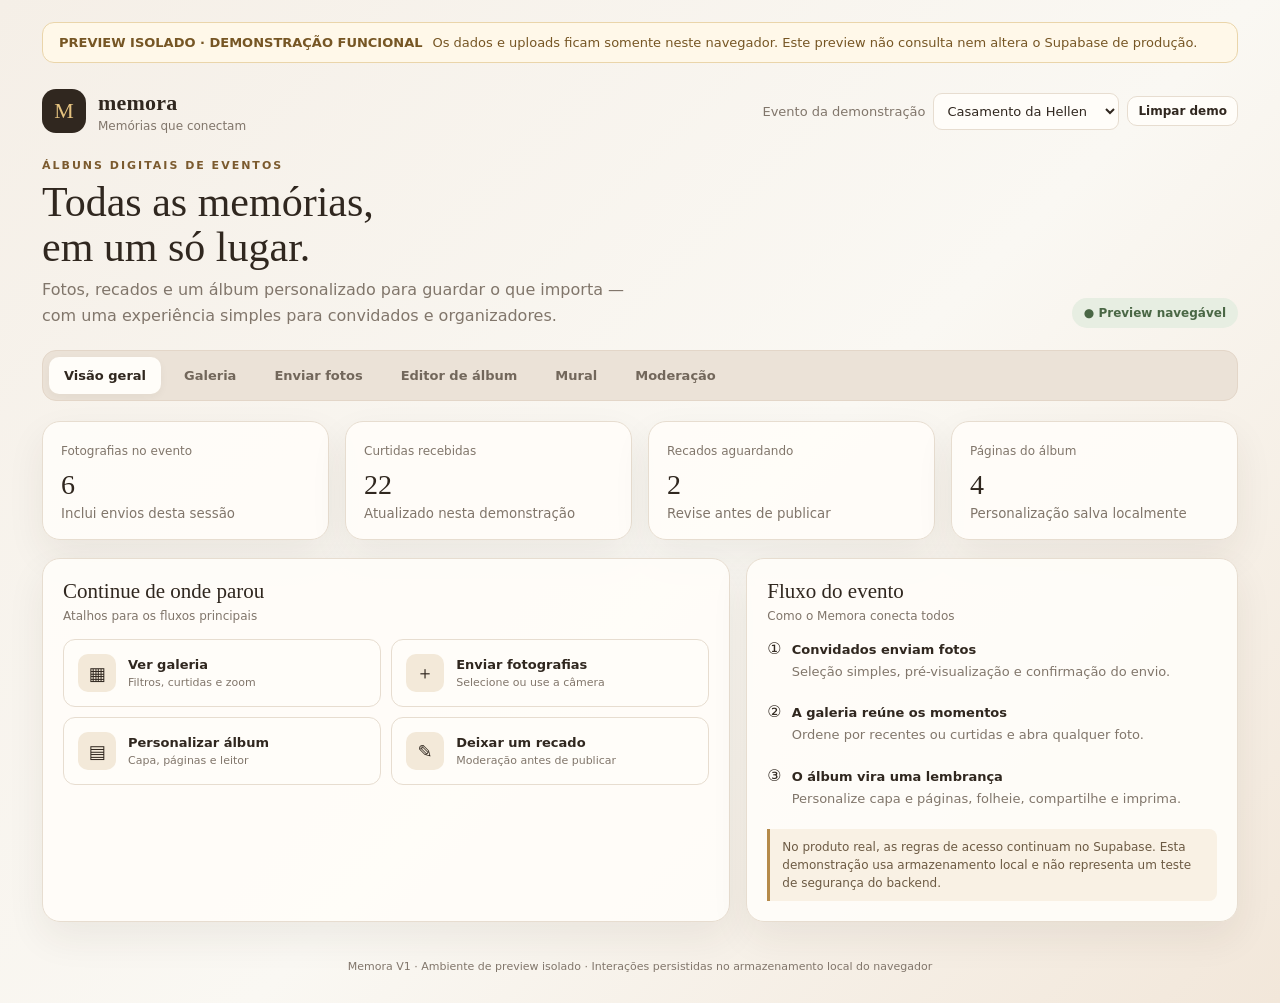
<file: preview.html>
<!doctype html>
<html lang="pt-BR">
<head>
<meta charset="utf-8">
<meta name="viewport" content="width=device-width,initial-scale=1">
<meta name="theme-color" content="#f7f1e8">
<title>Memora V1 · Preview funcional</title>
<style>
:root{--ink:#30271f;--muted:#81766b;--paper:#fbf8f3;--line:#e7ddd0;--gold:#b58a4a;--gold-dark:#7b5a2e;--sage:#dfe7dc;--rose:#f2e1da;--shadow:0 16px 38px #392b1b12;--radius:18px;font-family:Inter,ui-sans-serif,system-ui,-apple-system,BlinkMacSystemFont,"Segoe UI",sans-serif;color:var(--ink);background:#f4eee5}
*{box-sizing:border-box}body{margin:0;min-height:100vh;background:linear-gradient(135deg,#f5efe7,#faf8f3 55%,#f2e7da)}button,input,select,textarea{font:inherit}button{cursor:pointer}button:focus-visible,a:focus-visible,input:focus-visible,textarea:focus-visible,select:focus-visible{outline:3px solid #bd9559;outline-offset:3px}.shell{max-width:1240px;margin:auto;padding:22px}.warning{display:flex;align-items:center;gap:10px;background:#fff8e9;border:1px solid #ead5aa;padding:12px 16px;border-radius:12px;font-size:13px;color:#765624;margin-bottom:20px}.warning strong{white-space:nowrap}.topbar{display:flex;align-items:center;justify-content:space-between;gap:18px;padding:6px 0 22px}.brand{display:flex;align-items:center;gap:12px}.logo{width:44px;height:44px;display:grid;place-items:center;background:var(--ink);color:#e4c27f;border-radius:14px;font-family:Georgia,serif;font-size:22px}.brand h1{font:600 22px Georgia,serif;margin:0;letter-spacing:.2px}.brand p{margin:3px 0 0;color:var(--muted);font-size:12px}.event-picker{display:flex;gap:8px;align-items:center;color:var(--muted);font-size:13px}.event-picker select{border:1px solid var(--line);border-radius:9px;padding:9px;background:#fffdf9;color:var(--ink)}.hero{display:flex;justify-content:space-between;align-items:flex-end;gap:22px;margin:4px 0 22px}.eyebrow{font-size:11px;text-transform:uppercase;letter-spacing:2px;color:var(--gold-dark);font-weight:750}.hero h2{font:500 clamp(28px,4vw,42px)/1.06 Georgia,serif;margin:8px 0}.hero p{color:var(--muted);max-width:610px;margin:0;line-height:1.6}.pill{padding:8px 12px;border-radius:100px;background:#e7eee2;color:#4a6745;font-size:12px;font-weight:700;white-space:nowrap}.nav{display:flex;gap:8px;overflow:auto;padding:6px;margin:0 0 20px;background:#ebe2d7;border:1px solid #e3d6c8;border-radius:14px}.nav button{border:0;border-radius:10px;padding:11px 15px;background:transparent;color:#72675b;white-space:nowrap;font-size:13px;font-weight:650}.nav button.active{background:#fffdf9;color:var(--ink);box-shadow:0 3px 8px #3325140b}.grid{display:grid;gap:16px}.stats{grid-template-columns:repeat(4,minmax(0,1fr));margin-bottom:18px}.stat,.panel{background:rgba(255,253,249,.94);border:1px solid var(--line);border-radius:var(--radius);box-shadow:var(--shadow)}.stat{padding:18px}.stat .label{font-size:12px;color:var(--muted)}.stat strong{display:block;font:500 28px Georgia,serif;margin-top:10px}.stat small{display:block;color:var(--muted);margin-top:5px}.main-grid{grid-template-columns:1.4fr 1fr}.panel{padding:20px;margin-bottom:16px}.panel-head{display:flex;align-items:center;justify-content:space-between;gap:14px;margin-bottom:16px}.panel h3{margin:0;font:500 21px Georgia,serif}.panel-head p{margin:5px 0 0;font-size:12px;color:var(--muted)}.btn{display:inline-flex;justify-content:center;align-items:center;gap:7px;border:1px solid #c8a368;border-radius:10px;padding:10px 14px;background:var(--ink);color:#fff9ed;font-size:13px;font-weight:700}.btn.gold{background:#c5a064;border-color:#b18b50;color:#24190e}.btn.light{background:#fffdf9;color:var(--ink);border-color:var(--line)}.btn.danger{background:#fff4f0;color:#8c3226;border-color:#efc6bd}.btn.small{padding:7px 10px;font-size:12px}.btn:disabled{opacity:.5;cursor:not-allowed}.row{display:flex;gap:10px;align-items:center;flex-wrap:wrap}.quick-actions{display:grid;grid-template-columns:repeat(2,minmax(0,1fr));gap:10px}.action-tile{display:flex;align-items:center;gap:12px;text-align:left;border:1px solid var(--line);border-radius:12px;padding:14px;background:#fffdf9;color:var(--ink)}.action-tile .icon{width:38px;height:38px;display:grid;place-items:center;background:#f3e9d9;border-radius:10px;font-size:18px}.action-tile strong{display:block;font-size:13px}.action-tile small{display:block;color:var(--muted);font-size:11px;margin-top:4px}.status{min-height:22px;color:var(--muted);font-size:13px;margin:10px 0 0}.field{display:grid;gap:6px;margin:12px 0}.field label{font-size:12px;color:#695d50;font-weight:700}.field input,.field textarea,.field select{width:100%;padding:11px 12px;border:1px solid #ded1c2;border-radius:10px;background:#fffefa;color:var(--ink)}.field textarea{resize:vertical;min-height:90px}.field input[type=color]{height:42px;padding:5px}.muted{color:var(--muted);font-size:13px;line-height:1.55}.gallery-tools{display:flex;justify-content:space-between;gap:12px;flex-wrap:wrap;margin-bottom:16px}.filters{display:flex;gap:6px;flex-wrap:wrap}.filters button{border:1px solid var(--line);border-radius:100px;padding:8px 12px;background:#fffdf9;color:var(--muted);font-size:12px}.filters button.active{background:var(--ink);color:#fff7eb;border-color:var(--ink)}.photo-grid{display:grid;grid-template-columns:repeat(3,minmax(0,1fr));gap:12px}.photo-card{border:1px solid var(--line);border-radius:13px;overflow:hidden;background:#fff}.photo-art{position:relative;width:100%;aspect-ratio:4/3;border:0;padding:0;background:linear-gradient(145deg,#dfc3a5,#7f9480);overflow:hidden;display:grid;place-items:center}.photo-art img{width:100%;height:100%;object-fit:cover;display:block}.photo-art .sample-scene{position:absolute;inset:0;background:radial-gradient(ellipse at 76% 17%,#f6e3bd 0 7%,transparent 7.5%),linear-gradient(165deg,transparent 0 49%,#839a7d 50% 75%,#566e57 76%);}.photo-art .sample-scene:before{content:"";position:absolute;left:10%;right:10%;bottom:20%;height:35%;background:linear-gradient(90deg,#b7816c,#e5c7a4,#7d8d7d);clip-path:polygon(0 100%,4% 25%,16% 12%,24% 60%,40% 3%,55% 38%,69% 0,78% 35%,100% 25%,100% 100%)}.photo-card-footer{padding:10px 12px;display:flex;align-items:center;justify-content:space-between;gap:8px;font-size:12px}.photo-name{overflow:hidden;text-overflow:ellipsis;white-space:nowrap;color:#6e6256}.like{border:1px solid #edcfc8;color:#914e43;background:#fff5f2;border-radius:100px;padding:6px 9px;font-size:12px}.like.liked{background:#a95649;color:#fff;border-color:#a95649}.empty{padding:34px 18px;text-align:center;border:1px dashed #d8c8b5;border-radius:12px;color:var(--muted);line-height:1.6}.upload-zone{border:1.5px dashed #d2b98e;border-radius:14px;background:#fffaf1;padding:22px;text-align:center}.upload-zone strong{display:block;font:500 22px Georgia,serif}.upload-zone p{font-size:13px;color:var(--muted);margin:7px 0 14px}.message-list{display:grid;gap:10px}.message{padding:14px;border:1px solid var(--line);border-radius:12px;background:#fffdf9}.message-top{display:flex;justify-content:space-between;gap:10px;align-items:center}.message strong{font-size:13px}.message p{white-space:pre-wrap;line-height:1.55;margin:9px 0 12px;font-size:13px}.badge{font-size:10px;text-transform:uppercase;letter-spacing:.7px;border-radius:100px;padding:5px 8px;background:#eee6dc;color:#6f5f4c}.badge.pending{background:#fff0cb;color:#805d1f}.badge.approved{background:#e2eee0;color:#466b43}.badge.rejected{background:#f8e2df;color:#9b4138}.editor-layout{grid-template-columns:minmax(245px, .72fr) 1.5fr;align-items:start}.cover-preview{aspect-ratio:3/4;max-width:310px;margin:auto;border-radius:9px;background:linear-gradient(160deg,#ead6bc,#8c9e87);padding:18px;display:flex;flex-direction:column;justify-content:space-between;text-align:center;position:relative;overflow:hidden;box-shadow:0 8px 22px #32200f1a;color:#37271b}.cover-art{position:absolute;inset:0;background:radial-gradient(circle at 70% 18%,#fff4c5 0 6%,transparent 6.5%),linear-gradient(160deg,#d5b79d 0 36%,#97a58b 36% 72%,#667b61 72%);opacity:.86}.cover-content{position:relative;z-index:1;background:#fff9edb8;padding:18px 10px;border-radius:5px;margin:auto 0;backdrop-filter:blur(2px)}.cover-content h4{font:500 28px/1.05 Georgia,serif;margin:8px 0}.cover-content p{font-size:12px;margin:5px 0}.cover-footer{position:relative;z-index:1;font-size:10px;letter-spacing:2px;text-transform:uppercase}.page-editor{border:1px solid #e6d9c8;border-radius:14px;padding:15px;margin-top:12px;background:#fffaf4}.page-editor h4{margin:0 0 10px;font:500 18px Georgia,serif}.book-page{min-height:400px;max-width:700px;margin:auto;border:1px solid #d5c3ac;border-radius:4px;background:#fffaf3;box-shadow:0 12px 24px #36271812;padding:34px;display:flex;flex-direction:column;gap:16px}.book-page h3{font:500 29px Georgia,serif;margin:0}.book-page .book-meta{color:var(--muted);font-size:12px}.book-photo-grid{display:grid;grid-template-columns:repeat(2,minmax(0,1fr));gap:10px}.book-photo{aspect-ratio:4/3;border-radius:7px;overflow:hidden;background:#e2d4c2}.book-photo img{width:100%;height:100%;object-fit:cover}.viewer{position:fixed;inset:0;background:#17120de8;z-index:30;display:none;align-items:center;justify-content:center;padding:22px}.viewer.open{display:flex}.viewer-inner{width:min(100%,900px);max-height:94vh;overflow:auto;background:#fdf8f0;border-radius:18px;padding:18px;box-shadow:0 22px 70px #0006}.viewer-head{display:flex;align-items:center;justify-content:space-between;margin-bottom:12px;gap:12px}.viewer-head h3{margin:0;font:500 23px Georgia,serif}.viewer-controls{display:flex;justify-content:center;align-items:center;gap:12px;margin:14px 0 0}.toast{position:fixed;bottom:20px;left:50%;transform:translateX(-50%);background:#30271f;color:#fff8eb;padding:11px 16px;border-radius:100px;font-size:13px;box-shadow:var(--shadow);display:none;z-index:50}.toast.show{display:block}.hidden{display:none!important}.note{border-left:3px solid var(--gold);padding:9px 12px;background:#f9f1e4;color:#6c5a43;font-size:12px;line-height:1.5;border-radius:0 8px 8px 0}.footer{padding:22px 4px 8px;text-align:center;color:var(--muted);font-size:11px}.print-only{display:none}
@media(max-width:850px){.stats{grid-template-columns:repeat(2,minmax(0,1fr))}.main-grid,.editor-layout{grid-template-columns:1fr}.hero{align-items:flex-start;flex-direction:column}.photo-grid{grid-template-columns:repeat(2,minmax(0,1fr))}.topbar{align-items:flex-start;flex-direction:column}.event-picker{width:100%;justify-content:space-between}.book-page{min-height:360px;padding:22px}.book-page h3{font-size:24px}}
@media(max-width:540px){.shell{padding:12px}.warning{align-items:flex-start;font-size:11px}.warning strong{white-space:normal}.nav{margin-left:-1px;margin-right:-1px}.nav button{padding:10px 12px}.panel{padding:15px}.stats{gap:9px}.stat{padding:14px}.stat strong{font-size:25px}.photo-grid{gap:8px}.photo-card-footer{padding:8px;align-items:flex-start}.photo-art{aspect-ratio:1/1}.quick-actions{grid-template-columns:1fr}.viewer{padding:8px}.viewer-inner{padding:10px}.book-page{min-height:300px;padding:16px}.book-photo-grid{gap:6px}}
#printAlbumPages{display:none}
@media print{
  body{background:#fff}
  .shell,.viewer,.toast{display:none!important}
  #printAlbumPages{display:block!important;padding:0}
  #printAlbumPages .book-page{
    display:flex;
    max-width:none;
    min-height:94vh;
    margin:0;
    border:0;
    border-radius:0;
    box-shadow:none;
    page-break-after:always;
    break-after:page;
  }
}
</style>
</head>
<body>
<div class="shell">
  <div class="warning"><strong>PREVIEW ISOLADO · DEMONSTRAÇÃO FUNCIONAL</strong><span>Os dados e uploads ficam somente neste navegador. Este preview não consulta nem altera o Supabase de produção.</span></div>
  <header class="topbar">
    <div class="brand"><div class="logo">M</div><div><h1>memora</h1><p>Memórias que conectam</p></div></div>
    <div class="event-picker"><span>Evento da demonstração</span><select id="eventSelect" aria-label="Selecionar evento"><option value="hellen">Casamento da Hellen</option><option value="demo">Evento Demo Memora</option></select><button class="btn light small" id="resetDemo">Limpar demo</button></div>
  </header>
  <section class="hero"><div><div class="eyebrow">Álbuns digitais de eventos</div><h2 id="pageTitle">Todas as memórias,<br>em um só lugar.</h2><p id="pageSubtitle">Fotos, recados e um álbum personalizado para guardar o que importa — com uma experiência simples para convidados e organizadores.</p></div><span class="pill">● Preview navegável</span></section>
  <nav class="nav" aria-label="Navegação principal">
    <button class="active" data-view="home">Visão geral</button><button data-view="gallery">Galeria</button><button data-view="upload">Enviar fotos</button><button data-view="editor">Editor de álbum</button><button data-view="mural">Mural</button><button data-view="admin">Moderação</button>
  </nav>
  <main>
    <section id="view-home">
      <div class="grid stats">
        <article class="stat"><span class="label">Fotografias no evento</span><strong id="statPhotos">6</strong><small>Inclui envios desta sessão</small></article>
        <article class="stat"><span class="label">Curtidas recebidas</span><strong id="statLikes">12</strong><small>Atualizado nesta demonstração</small></article>
        <article class="stat"><span class="label">Recados aguardando</span><strong id="statPending">2</strong><small>Revise antes de publicar</small></article>
        <article class="stat"><span class="label">Páginas do álbum</span><strong id="statPages">4</strong><small>Personalização salva localmente</small></article>
      </div>
      <div class="grid main-grid">
        <section class="panel"><div class="panel-head"><div><h3>Continue de onde parou</h3><p>Atalhos para os fluxos principais</p></div></div>
          <div class="quick-actions">
            <button class="action-tile" data-go="gallery"><span class="icon">▦</span><span><strong>Ver galeria</strong><small>Filtros, curtidas e zoom</small></span></button>
            <button class="action-tile" data-go="upload"><span class="icon">＋</span><span><strong>Enviar fotografias</strong><small>Selecione ou use a câmera</small></span></button>
            <button class="action-tile" data-go="editor"><span class="icon">▤</span><span><strong>Personalizar álbum</strong><small>Capa, páginas e leitor</small></span></button>
            <button class="action-tile" data-go="mural"><span class="icon">✎</span><span><strong>Deixar um recado</strong><small>Moderação antes de publicar</small></span></button>
          </div>
        </section>
        <section class="panel"><div class="panel-head"><div><h3>Fluxo do evento</h3><p>Como o Memora conecta todos</p></div></div>
          <div class="row" style="align-items:flex-start;margin:16px 0"><span class="icon">①</span><div><strong style="font-size:13px">Convidados enviam fotos</strong><p class="muted" style="margin:4px 0">Seleção simples, pré-visualização e confirmação do envio.</p></div></div>
          <div class="row" style="align-items:flex-start;margin:16px 0"><span class="icon">②</span><div><strong style="font-size:13px">A galeria reúne os momentos</strong><p class="muted" style="margin:4px 0">Ordene por recentes ou curtidas e abra qualquer foto.</p></div></div>
          <div class="row" style="align-items:flex-start;margin:16px 0"><span class="icon">③</span><div><strong style="font-size:13px">O álbum vira uma lembrança</strong><p class="muted" style="margin:4px 0">Personalize capa e páginas, folheie, compartilhe e imprima.</p></div></div>
          <div class="note">No produto real, as regras de acesso continuam no Supabase. Esta demonstração usa armazenamento local e não representa um teste de segurança do backend.</div>
        </section>
      </div>
    </section>

    <section id="view-gallery" class="hidden">
      <section class="panel"><div class="panel-head"><div><h3>Galeria do evento</h3><p id="gallerySummary">Explore as fotografias compartilhadas</p></div><button class="btn gold" data-go="upload">＋ Adicionar fotos</button></div>
        <div class="gallery-tools"><div class="filters" role="group" aria-label="Filtros da galeria"><button class="active" data-filter="all">Todas</button><button data-filter="likes">Mais curtidas</button><button data-filter="recent">Mais recentes</button></div><div class="muted" id="galleryCount"></div></div>
        <div id="photoGrid" class="photo-grid"></div>
      </section>
    </section>

    <section id="view-upload" class="hidden">
      <section class="panel"><div class="panel-head"><div><h3>Compartilhe seus momentos</h3><p>Uma etapa de cada vez, pensada para o celular.</p></div><span class="badge">Convidado</span></div>
        <div class="upload-zone"><strong>Adicione suas fotografias</strong><p>JPG, PNG, WebP, GIF, AVIF ou HEIC · até 2 MB por arquivo neste preview</p><div class="row" style="justify-content:center"><label class="btn gold" for="photoInput">Escolher fotos</label><label class="btn light" for="cameraInput">Abrir câmera</label></div><input id="photoInput" type="file" accept="image/*" multiple hidden><input id="cameraInput" type="file" accept="image/*" capture="environment" hidden><p id="uploadSelection" class="status" aria-live="polite">Nenhum arquivo selecionado.</p></div>
        <div id="uploadPreview" class="photo-grid" style="margin-top:14px"></div>
        <div class="row" style="justify-content:flex-end;margin-top:15px"><button id="clearUpload" class="btn light">Limpar seleção</button><button id="submitUpload" class="btn" disabled>Enviar fotografias</button></div>
        <p id="uploadStatus" class="status" role="status"></p>
      </section>
    </section>

    <section id="view-editor" class="hidden">
      <div class="grid editor-layout">
        <section class="panel"><div class="panel-head"><div><h3>Personalize a capa</h3><p>As alterações são salvas neste navegador.</p></div></div>
          <div class="cover-preview" id="coverPreview"><div class="cover-art"></div><div class="cover-content"><div class="eyebrow" id="coverEyebrow">Memórias especiais</div><h4 id="coverTitle">Casamento<br>da Hellen</h4><p id="coverNames">Hellen & convidados</p><p id="coverDate">27 de outubro de 2026</p></div><div class="cover-footer">Memora · Recordações</div></div>
          <div class="field"><label for="albumTitle">Título do álbum</label><input id="albumTitle" maxlength="70" value="Casamento da Hellen"></div>
          <div class="field"><label for="albumNames">Nomes ou dedicatória</label><input id="albumNames" maxlength="100" value="Hellen & convidados"></div>
          <div class="field"><label for="albumDate">Data do evento</label><input id="albumDate" type="text" maxlength="50" value="27 de outubro de 2026"></div>
          <div class="field"><label for="albumTheme">Tema visual</label><select id="albumTheme"><option value="classic">Clássico</option><option value="boho">Boho natural</option><option value="romantic">Romântico</option></select></div>
          <div class="row"><button class="btn" id="saveAlbum">Salvar personalização</button><button class="btn light" id="openBook">Folhear álbum</button></div><p class="status" id="editorStatus" role="status"></p>
        </section>
        <section class="panel"><div class="panel-head"><div><h3>Páginas do álbum</h3><p>Edite o título e o estilo de cada página sem afetar as outras.</p></div><button class="btn light small" id="addPage">＋ Nova página</button></div>
          <div class="field"><label for="pageSelect">Página selecionada</label><select id="pageSelect"></select></div>
          <div class="page-editor"><h4 id="pageHeading">Página 1 · Momentos</h4>
            <div class="field"><label for="pageTitleInput">Título da página</label><input id="pageTitleInput" maxlength="70" value="Nossos momentos"></div>
            <div class="field"><label for="pageCaptionInput">Texto ou dedicatória</label><textarea id="pageCaptionInput" maxlength="400">Cada fotografia guarda um pedacinho deste dia inesquecível.</textarea></div>
            <div class="field"><label for="pageColor">Cor de fundo desta página</label><input id="pageColor" type="color" value="#fffaf3"></div>
            <div class="field"><label for="pagePhotos">Fotografias nesta página</label><select id="pagePhotos" multiple size="5" aria-label="Selecionar fotografias para a página"></select><span class="muted">Use Ctrl (Windows) ou Command (Mac) para selecionar várias fotos.</span></div>
            <div class="row"><button class="btn gold" id="savePage">Salvar esta página</button><button class="btn light" id="previewPage">Pré-visualizar página</button></div>
          </div>
          <div class="row" style="margin-top:14px"><button class="btn light" id="shareAlbum">Compartilhar prévia</button><button class="btn light" id="printAlbum">Imprimir álbum / salvar PDF</button></div>
        </section>
      </div>
    </section>

    <section id="view-mural" class="hidden">
      <div class="grid main-grid">
        <section class="panel"><div class="panel-head"><div><h3>Deixe seu recado</h3><p>Mensagens entram como pendentes neste preview.</p></div></div>
          <form id="messageForm"><div class="field"><label for="messageName">Seu nome</label><input id="messageName" required minlength="2" maxlength="80" placeholder="Como podemos identificar você?"></div><div class="field"><label for="messageBody">Sua mensagem</label><textarea id="messageBody" required minlength="3" maxlength="1000" placeholder="Uma lembrança, um carinho ou um desejo especial..."></textarea><div class="muted" id="messageCounter" style="text-align:right">0 / 1000</div></div><button class="btn" id="sendMessage" type="submit">Enviar recado para moderação</button><p class="status" id="messageStatus" role="status"></p></form>
        </section>
        <section class="panel"><div class="panel-head"><div><h3>Mural publicado</h3><p>Só recados aprovados aparecem aqui.</p></div><span class="badge approved" id="publishedCount">0 publicados</span></div><div id="publishedMessages" class="message-list"></div></section>
      </div>
    </section>

    <section id="view-admin" class="hidden">
      <section class="panel"><div class="panel-head"><div><h3>Moderação do mural</h3><p>Revisar, aprovar, ocultar ou remover mensagens da demonstração.</p></div><span class="badge pending" id="pendingCount">0 pendentes</span></div>
        <div class="note" style="margin-bottom:15px">Este painel é um simulador local de moderação. Ele não concede sessão administrativa no backend real.</div><div id="moderationList" class="message-list"></div>
      </section>
    </section>
  </main>
  <footer class="footer">Memora V1 · Ambiente de preview isolado · Interações persistidas no armazenamento local do navegador</footer>
</div>

<div id="printAlbumPages" aria-hidden="true"></div>
<div class="viewer" id="photoViewer" role="dialog" aria-modal="true" aria-labelledby="photoViewerTitle">
  <div class="viewer-inner"><div class="viewer-head"><h3 id="photoViewerTitle">Fotografia</h3><button class="btn light small" id="closePhotoViewer">Fechar ✕</button></div><img id="largePhoto" alt="" style="display:block;max-width:100%;max-height:72vh;margin:auto;border-radius:9px"><div class="viewer-controls"><button class="btn light small" id="previousPhoto">← Anterior</button><span id="photoViewerCounter" class="muted"></span><button class="btn light small" id="nextPhoto">Próxima →</button></div></div>
</div>

<div class="viewer" id="bookViewer" role="dialog" aria-modal="true" aria-labelledby="bookViewerHeading">
  <div class="viewer-inner"><div class="viewer-head"><h3 id="bookViewerHeading">Folhear álbum</h3><button class="btn light small" id="closeBookViewer">Fechar ✕</button></div><div id="bookPageHost"></div><div class="viewer-controls"><button class="btn light" id="bookPrevious">← Anterior</button><span id="bookCounter" class="muted"></span><button class="btn" id="bookNext">Próxima →</button></div><div class="row no-print" style="justify-content:center;margin-top:12px"><button class="btn light" id="bookShare">Compartilhar</button><button class="btn light" id="bookPrint">Imprimir / salvar PDF</button></div></div>
</div>
<div class="toast" id="toast" role="status" aria-live="polite"></div>
<script>
(() => {
  "use strict";
  const $ = (id) => document.getElementById(id);
  const STORAGE_KEY = "memora-v1-preview-functional-v1";
  const fmt = (n) => new Intl.NumberFormat("pt-BR").format(n);
  const seedPhotos = [
    {id:"p1",name:"cerimonia-01.svg",label:"Cerimônia",likes:4,stamp:6,src:scene("#d7b7a0","#8da18a","#f7e6bc")},
    {id:"p2",name:"jardim-02.svg",label:"Jardim",likes:2,stamp:5,src:scene("#d8c7ad","#96ab8a","#f4dcb1")},
    {id:"p3",name:"brinde-03.svg",label:"Brinde",likes:7,stamp:4,src:scene("#c6a18e","#7c9180","#fae6c7")},
    {id:"p4",name:"detalhes-04.svg",label:"Detalhes",likes:1,stamp:3,src:scene("#e0c7ad","#a5b49b","#f5e2c4")},
    {id:"p5",name:"festa-05.svg",label:"Celebração",likes:5,stamp:2,src:scene("#c7aa99","#849b8a","#f3d9a4")},
    {id:"p6",name:"recordacao-06.svg",label:"Recordações",likes:3,stamp:1,src:scene("#dbc9b5","#8b9e84","#f7e7c7")}
  ];
  function scene(sky,green,sun){return "data:image/svg+xml;charset=utf-8,"+encodeURIComponent('<svg xmlns="http://www.w3.org/2000/svg" viewBox="0 0 800 600"><defs><linearGradient id="g" x2="0" y2="1"><stop stop-color="'+sky+'"/><stop offset="1" stop-color="#f4e4d1"/></linearGradient><linearGradient id="h" x2="0" y2="1"><stop stop-color="'+green+'"/><stop offset="1" stop-color="#526c58"/></linearGradient></defs><rect width="800" height="600" fill="url(#g)"/><circle cx="606" cy="122" r="52" fill="'+sun+'" opacity=".88"/><path d="M0 390 Q170 300 350 395T800 345V600H0Z" fill="url(#h)"/><path d="M0 470 Q230 370 430 465T800 430V600H0Z" fill="#465f4c" opacity=".6"/><g fill="#fff3de" opacity=".7"><circle cx="95" cy="125" r="3"/><circle cx="150" cy="90" r="2"/><circle cx="300" cy="160" r="3"/></g><g stroke="#5b4b3a" stroke-width="5" fill="none" opacity=".75"><path d="M300 600V360Q300 300 350 280"/><path d="M360 600V400Q360 350 410 330"/></g><g fill="#d9b98f"><circle cx="345" cy="280" r="28"/><circle cx="402" cy="330" r="24"/></g><text x="36" y="550" font-family="Georgia" font-size="25" fill="#fff7ec" opacity=".9">memora · momentos especiais</text></svg>');}
  const baseMessages = [
    {id:"m1",name:"Mariana",text:"Que este novo capítulo seja cheio de amor, parceria e boas surpresas!",status:"aprovada",created:Date.now()-86400000},
    {id:"m2",name:"Rafael",text:"Um dia lindo para celebrar pessoas especiais. Muitas felicidades!",status:"aprovada",created:Date.now()-42000000},
    {id:"m3",name:"Gabi",text:"Que nunca faltem motivos para sorrir juntos. Foi inesquecível!",status:"pendente",created:Date.now()-1200000},
    {id:"m4",name:"Convidado",text:"Uma lembrança maravilhosa para guardar para sempre.",status:"pendente",created:Date.now()-600000}
  ];
  const defaultAlbum = {
    title:"Casamento da Hellen",names:"Hellen & convidados",date:"27 de outubro de 2026",theme:"classic",
    pages:[
      {title:"Nossos momentos",caption:"Cada fotografia guarda um pedacinho deste dia inesquecível.",color:"#fffaf3",photos:["p1","p2"]},
      {title:"Sorrisos e encontros",caption:"As melhores memórias são feitas de pessoas queridas.",color:"#f4eee2",photos:["p3","p4"]},
      {title:"A celebração",caption:"Que a alegria deste dia acompanhe cada novo capítulo.",color:"#f5e5e1",photos:["p5","p6"]},
      {title:"Com carinho",caption:"Obrigado por fazer parte desta história.",color:"#eef1e7",photos:["p2","p4"]}
    ]
  };
  const seed = {
    event:"hellen",
    photos:seedPhotos,
    likes:{},
    messages:baseMessages,
    album:structuredClone(defaultAlbum)
  };
  function freshState(event="hellen"){
    const copy=structuredClone(seed);
    copy.event=event;
    if(event==="demo"){
      copy.album.title="Evento Demo Memora";
      copy.album.names="Convidados especiais";
      copy.photos=copy.photos.map(photo=>({...photo,id:"demo-"+photo.id,label:"Demo · "+photo.label}));
      copy.likes={};
      copy.messages=copy.messages.map(message=>({...message,id:"demo-"+message.id}));
    }
    return copy;
  }
  function freshStorage(){
    return {activeEvent:"hellen",events:{hellen:freshState("hellen"),demo:freshState("demo")}};
  }
  function loadStorage(){
    const defaults=freshStorage();
    try{
      const parsed=JSON.parse(localStorage.getItem(STORAGE_KEY)||"null");
      if(parsed?.events){
        defaults.activeEvent=parsed.activeEvent==="demo"?"demo":"hellen";
        defaults.events={...defaults.events,...parsed.events};
        return defaults;
      }
      // Migra o formato antigo de um único evento somente dentro deste navegador.
      if(parsed?.photos&&parsed?.album){
        const event=parsed.event==="demo"?"demo":"hellen";
        defaults.events[event]={...freshState(event),...parsed};
        defaults.activeEvent=event;
      }
    }catch(e){}
    return defaults;
  }
  let storage=loadStorage();
  let state=storage.events[storage.activeEvent]||storage.events.hellen;
  let activeView = "home", galleryFilter = "all", pendingFiles = [], viewerPhoto = 0, bookIndex = 0, pageDraftIndex = 0;
  function save(){
    try{
      storage.events[state.event]=state;
      storage.activeEvent=state.event;
      localStorage.setItem(STORAGE_KEY,JSON.stringify(storage));
    }catch(e){
      toast("O armazenamento local ficou cheio. Reduza a quantidade ou o tamanho das fotos e tente novamente.");
    }
  }
  function toast(message){const t=$("toast");t.textContent=message;t.classList.add("show");clearTimeout(toast.timer);toast.timer=setTimeout(()=>t.classList.remove("show"),3000);}
  function currentPhotos(){return state.photos||[];}
  function photoById(id){return currentPhotos().find(p=>p.id===id);}
  function activeEventName(){return $("eventSelect").value==="hellen"?"Casamento da Hellen":"Evento Demo Memora";}
  function nav(view){activeView=view;document.querySelectorAll(".nav button").forEach(b=>b.classList.toggle("active",b.dataset.view===view));document.querySelectorAll("main>section").forEach(s=>s.classList.toggle("hidden",s.id!=="view-"+view));const titles={home:["Todas as memórias,<br>em um só lugar.","Fotos, recados e um álbum personalizado para guardar o que importa — com uma experiência simples para convidados e organizadores."],gallery:["As fotos contam<br>a história do dia.","Explore cada fotografia, veja as curtidas e filtre os momentos mais recentes ou mais queridos."],upload:["Cada convidado tem<br>uma lembrança única.","Envie fotos do celular com uma etapa clara de seleção, revisão e confirmação."],editor:["Transforme fotos em<br>um álbum inesquecível.","Escolha a capa, personalize cada página e folheie o resultado antes de compartilhar."],mural:["Palavras que também<br>viram recordação.","Envie um recado e acompanhe a experiência de um mural moderado."],admin:["Um mural bonito,<br>com publicação consciente.","Revise as mensagens recebidas e decida o que ficará visível no mural público."]};$("pageTitle").innerHTML=titles[view][0];$("pageSubtitle").textContent=titles[view][1];if(view==="gallery")renderGallery();if(view==="editor")renderEditor();if(view==="mural")renderMessages();if(view==="admin")renderModeration();renderStats();window.scrollTo({top:0,behavior:"smooth"});}
  document.querySelectorAll(".nav button").forEach(b=>b.addEventListener("click",()=>nav(b.dataset.view)));
  document.querySelectorAll("[data-go]").forEach(b=>b.addEventListener("click",()=>nav(b.dataset.go)));
  $("eventSelect").addEventListener("change",()=>{
    const selected=$("eventSelect").value==="demo"?"demo":"hellen";
    if(!storage.events[selected]) storage.events[selected]=freshState(selected);
    state=storage.events[selected];
    storage.activeEvent=selected;
    save();
    toast("Evento de demonstração selecionado. Os dados são separados por evento.");
    syncAlbumFields();
    renderStats();
    if(activeView==="gallery")renderGallery();
    if(activeView==="editor")renderEditor();
    if(activeView==="mural")renderMessages();
    if(activeView==="admin")renderModeration();
  });
  function renderStats(){$("statPhotos").textContent=fmt(currentPhotos().length);$("statLikes").textContent=fmt(currentPhotos().reduce((sum,p)=>sum+p.likes,0));$("statPending").textContent=fmt(state.messages.filter(m=>m.status==="pendente").length);$("statPages").textContent=fmt(state.album.pages.length);}
  function renderGallery(){let photos=[...currentPhotos()];if(galleryFilter==="likes")photos.sort((a,b)=>b.likes-a.likes||b.stamp-a.stamp);if(galleryFilter==="recent")photos.sort((a,b)=>b.stamp-a.stamp);document.querySelectorAll("[data-filter]").forEach(b=>b.classList.toggle("active",b.dataset.filter===galleryFilter));$("galleryCount").textContent=photos.length+" fotografias";$("gallerySummary").textContent=photos.length+" momentos nesta galeria";const grid=$("photoGrid");grid.replaceChildren();if(!photos.length){grid.innerHTML='<div class="empty">Ainda não há fotos. Use “Adicionar fotos” para começar.</div>';return;}photos.forEach((p)=>{const card=document.createElement("article");card.className="photo-card";const art=document.createElement("button");art.className="photo-art";art.type="button";art.setAttribute("aria-label","Ampliar "+p.label);const img=document.createElement("img");img.src=p.src;img.alt=p.label;art.appendChild(img);art.addEventListener("click",()=>openPhoto(p.id));const foot=document.createElement("div");foot.className="photo-card-footer";const name=document.createElement("span");name.className="photo-name";name.textContent=p.label;const like=document.createElement("button");like.className="like";like.type="button";const liked=!!state.likes[p.id];like.classList.toggle("liked",liked);like.setAttribute("aria-pressed",String(liked));like.textContent=(liked?"♥ ":"♡ ")+p.likes;like.addEventListener("click",()=>{if(!state.likes[p.id]){state.likes[p.id]=true;p.likes++;}else{delete state.likes[p.id];p.likes=Math.max(0,p.likes-1);}save();renderGallery();renderStats();});foot.append(name,like);card.append(art,foot);grid.appendChild(card);});}
  document.querySelectorAll("[data-filter]").forEach(b=>b.addEventListener("click",()=>{galleryFilter=b.dataset.filter;renderGallery();}));
  function openPhoto(id){const list=currentPhotos();viewerPhoto=list.findIndex(p=>p.id===id);showPhoto();$("photoViewer").classList.add("open");$("closePhotoViewer").focus();}
  function showPhoto(){const p=currentPhotos()[viewerPhoto];if(!p)return;$("largePhoto").src=p.src;$("largePhoto").alt=p.label;$("photoViewerTitle").textContent=p.label;$("photoViewerCounter").textContent=(viewerPhoto+1)+" / "+currentPhotos().length;$("previousPhoto").disabled=viewerPhoto<=0;$("nextPhoto").disabled=viewerPhoto>=currentPhotos().length-1;}
  function closePhoto(){$("photoViewer").classList.remove("open");$("largePhoto").removeAttribute("src");}
  $("closePhotoViewer").addEventListener("click",closePhoto);$("previousPhoto").addEventListener("click",()=>{viewerPhoto=Math.max(0,viewerPhoto-1);showPhoto();});$("nextPhoto").addEventListener("click",()=>{viewerPhoto=Math.min(currentPhotos().length-1,viewerPhoto+1);showPhoto();});$("photoViewer").addEventListener("click",e=>{if(e.target===$("photoViewer"))closePhoto();});
  function previewFiles(files){pendingFiles=[];for(const f of files){if(!f.type.startsWith("image/")){toast("Selecione somente fotografias.");continue;}if(f.size>2*1024*1024){toast(f.name+" excede o limite de 2 MB deste preview.");continue;}pendingFiles.push(f);}renderUploadPreviews();}
  $("photoInput").addEventListener("change",e=>previewFiles([...e.target.files]));$("cameraInput").addEventListener("change",e=>previewFiles([...e.target.files]));
  function renderUploadPreviews(){$("uploadPreview").replaceChildren();$("uploadSelection").textContent=pendingFiles.length?pendingFiles.length+" arquivo(s) pronto(s) para revisar.":"Nenhum arquivo selecionado.";pendingFiles.forEach(f=>{const box=document.createElement("article");box.className="photo-card";const art=document.createElement("div");art.className="photo-art";const img=document.createElement("img");img.alt=f.name;img.src=URL.createObjectURL(f);art.appendChild(img);const foot=document.createElement("div");foot.className="photo-card-footer";foot.textContent=f.name;box.append(art,foot);$("uploadPreview").append(box);});$("submitUpload").disabled=!pendingFiles.length;}
  $("clearUpload").addEventListener("click",()=>{pendingFiles=[];$("photoInput").value="";$("cameraInput").value="";renderUploadPreviews();$("uploadStatus").textContent="";});
  $("submitUpload").addEventListener("click",async()=>{if(!pendingFiles.length)return;$("submitUpload").disabled=true;$("uploadStatus").textContent="Preparando os arquivos...";const chosen=[...pendingFiles];for(const file of chosen){const data=await readDataUrl(file);state.photos.unshift({id:"u"+Date.now()+Math.random().toString(16).slice(2,6),name:file.name,label:file.name.replace(/\.[^.]+$/,""),likes:0,stamp:Date.now(),src:data});}pendingFiles=[];$("photoInput").value="";$("cameraInput").value="";save();renderUploadPreviews();$("uploadStatus").textContent=chosen.length+" fotografia(s) adicionada(s) à galeria deste navegador.";renderStats();toast("Envio concluído no preview local.");setTimeout(()=>nav("gallery"),700);});
  function readDataUrl(file){
    return new Promise((resolve,reject)=>{
      const url=URL.createObjectURL(file);
      const image=new Image();
      const fallback=()=>{
        URL.revokeObjectURL(url);
        const reader=new FileReader();
        reader.onload=()=>resolve(reader.result);
        reader.onerror=reject;
        reader.readAsDataURL(file);
      };
      image.onload=()=>{
        try{
          const maxEdge=1400;
          const scale=Math.min(1,maxEdge/Math.max(image.naturalWidth,image.naturalHeight));
          const canvas=document.createElement("canvas");
          canvas.width=Math.max(1,Math.round(image.naturalWidth*scale));
          canvas.height=Math.max(1,Math.round(image.naturalHeight*scale));
          const context=canvas.getContext("2d");
          if(!context){fallback();return;}
          context.drawImage(image,0,0,canvas.width,canvas.height);
          canvas.toBlob(blob=>{
            URL.revokeObjectURL(url);
            if(!blob){fallback();return;}
            const reader=new FileReader();
            reader.onload=()=>resolve(reader.result);
            reader.onerror=reject;
            reader.readAsDataURL(blob);
          },"image/jpeg",0.76);
        }catch(e){fallback();}
      };
      image.onerror=fallback;
      image.src=url;
    });
  }
  function syncAlbumFields(){const a=state.album;$("albumTitle").value=a.title;$("albumNames").value=a.names;$("albumDate").value=a.date;$("albumTheme").value=a.theme;updateCover();}
  function updateCover(){const a=state.album;$("coverTitle").textContent=a.title;$("coverNames").textContent=a.names;$("coverDate").textContent=a.date;const palette={classic:["#ead6bc","#8c9e87"],boho:["#e7cfad","#9d9e79"],romantic:["#f0d5d5","#bd8d94"]}[a.theme]||["#ead6bc","#8c9e87"];$("coverPreview").style.background="linear-gradient(160deg,"+palette[0]+","+palette[1]+")";$("coverPreview").querySelector(".cover-art").style.background="radial-gradient(circle at 70% 18%,#fff4c5 0 6%,transparent 6.5%),linear-gradient(160deg,"+palette[0]+" 0 36%,"+palette[1]+" 36% 72%,#667b61 72%)";}
  function renderEditor(){syncAlbumFields();const sel=$("pageSelect");sel.replaceChildren();state.album.pages.forEach((p,i)=>{const o=document.createElement("option");o.value=i;o.textContent="Página "+(i+1)+" · "+(p.title||"Sem título");sel.appendChild(o);});pageDraftIndex=Math.min(pageDraftIndex,state.album.pages.length-1);sel.value=pageDraftIndex;loadPageDraft();fillPhotoChoices();}
  function fillPhotoChoices(){const list=$("pagePhotos");const previous=new Set([...list.selectedOptions].map(o=>o.value));list.replaceChildren();currentPhotos().forEach(p=>{const o=document.createElement("option");o.value=p.id;o.textContent=p.label;list.appendChild(o);});}
  function loadPageDraft(){const p=state.album.pages[pageDraftIndex];if(!p)return;$("pageHeading").textContent="Página "+(pageDraftIndex+1)+" · Personalização";$("pageTitleInput").value=p.title;$("pageCaptionInput").value=p.caption;$("pageColor").value=p.color;fillPhotoChoices();[...$("pagePhotos").options].forEach(o=>o.selected=p.photos.includes(o.value));}
  $("pageSelect").addEventListener("change",()=>{pageDraftIndex=Number($("pageSelect").value);loadPageDraft();});
  $("albumTitle").addEventListener("input",()=>{state.album.title=$("albumTitle").value;updateCover();});
  $("albumNames").addEventListener("input",()=>{state.album.names=$("albumNames").value;updateCover();});
  $("albumDate").addEventListener("input",()=>{state.album.date=$("albumDate").value;updateCover();});
  $("albumTheme").addEventListener("change",()=>{state.album.theme=$("albumTheme").value;updateCover();});
  $("saveAlbum").addEventListener("click",()=>{state.album.title=$("albumTitle").value.trim()||"Álbum de recordações";state.album.names=$("albumNames").value.trim();state.album.date=$("albumDate").value.trim();state.album.theme=$("albumTheme").value;save();updateCover();$("editorStatus").textContent="Capa e personalização salvas neste navegador.";renderStats();toast("Personalização salva.");});
  $("savePage").addEventListener("click",()=>{const selected=[...$("pagePhotos").selectedOptions].map(o=>o.value);state.album.pages[pageDraftIndex]={title:$("pageTitleInput").value.trim()||"Página "+(pageDraftIndex+1),caption:$("pageCaptionInput").value.trim(),color:$("pageColor").value,photos:selected};save();renderEditor();$("pageSelect").value=pageDraftIndex;$("editorStatus").textContent="Personalização da página "+(pageDraftIndex+1)+" salva sem alterar as outras páginas.";renderStats();toast("Página salva.");});
  $("addPage").addEventListener("click",()=>{state.album.pages.push({title:"Nova página",caption:"Uma nova lembrança para completar o álbum.",color:"#fffaf3",photos:[]});pageDraftIndex=state.album.pages.length-1;save();renderEditor();toast("Nova página adicionada.");});
  $("previewPage").addEventListener("click",()=>{saveDraftFromFields();bookIndex=pageDraftIndex;renderBook();$("bookViewer").classList.add("open");});
  $("openBook").addEventListener("click",()=>{saveDraftFromFields();bookIndex=0;renderBook();$("bookViewer").classList.add("open");});
  function saveDraftFromFields(){state.album.pages[pageDraftIndex]={title:$("pageTitleInput").value.trim()||"Página "+(pageDraftIndex+1),caption:$("pageCaptionInput").value.trim(),color:$("pageColor").value,photos:[...$("pagePhotos").selectedOptions].map(o=>o.value)};state.album.title=$("albumTitle").value.trim()||state.album.title;state.album.names=$("albumNames").value;state.album.date=$("albumDate").value;state.album.theme=$("albumTheme").value;save();}
  function makeBookPage(index){if(index===-1){const cover=document.createElement("div");cover.className="book-page";cover.style.background=$("coverPreview").style.background;cover.style.justifyContent="center";cover.style.textAlign="center";const h=document.createElement("h3");h.style.fontSize="36px";h.textContent=state.album.title;const names=document.createElement("p");names.textContent=state.album.names;const date=document.createElement("p");date.textContent=state.album.date;cover.append(h,names,date);return cover;}const p=state.album.pages[index];const page=document.createElement("article");page.className="book-page";page.style.background=p.color;const title=document.createElement("h3");title.textContent=p.title;const meta=document.createElement("div");meta.className="book-meta";meta.textContent="Memora · "+state.album.date;const caption=document.createElement("p");caption.textContent=p.caption;caption.style.lineHeight="1.7";caption.style.margin="0";const photos=document.createElement("div");photos.className="book-photo-grid";p.photos.forEach(id=>{const photo=photoById(id);if(!photo)return;const wrap=document.createElement("div");wrap.className="book-photo";const img=document.createElement("img");img.src=photo.src;img.alt=photo.label;wrap.appendChild(img);photos.appendChild(wrap);});page.append(title,meta,caption,photos);return page;}
  function renderBook(){$("bookPageHost").replaceChildren(makeBookPage(bookIndex));$("bookCounter").textContent=bookIndex===-1?"Capa":("Página "+(bookIndex+1)+" de "+state.album.pages.length);$("bookPrevious").disabled=bookIndex===-1;$("bookNext").textContent=bookIndex>=state.album.pages.length-1?"Voltar à capa":"Próxima →";}
  $("closeBookViewer").addEventListener("click",()=>$("bookViewer").classList.remove("open"));$("bookViewer").addEventListener("click",e=>{if(e.target===$("bookViewer"))$("bookViewer").classList.remove("open");});$("bookPrevious").addEventListener("click",()=>{bookIndex=bookIndex<=0?-1:bookIndex-1;renderBook();});$("bookNext").addEventListener("click",()=>{bookIndex=bookIndex>=state.album.pages.length-1?-1:bookIndex+1;renderBook();});
  async function shareAlbum(){
    const link=location.href.split("#")[0];
    try{
      if(navigator.share){
        await navigator.share({
          title:"Memora V1 · Preview funcional",
          text:"Teste o preview navegável do Memora V1. As personalizações ficam salvas localmente neste navegador.",
          url:link
        });
      }else if(navigator.clipboard){
        await navigator.clipboard.writeText(link);
        toast("Link do preview copiado. As personalizações permanecem neste navegador.");
      }else{
        prompt("Copie o link do preview. Os dados locais não são enviados com o link:",link);
      }
    }catch(e){
      if(e.name!=="AbortError")toast("Não foi possível compartilhar por este navegador.");
    }
  }
  function printAllAlbumPages(){
    saveDraftFromFields();
    const host=$("printAlbumPages");
    host.replaceChildren();
    host.appendChild(makeBookPage(-1));
    state.album.pages.forEach((page,index)=>host.appendChild(makeBookPage(index)));
    window.setTimeout(()=>window.print(),80);
  }
  $("shareAlbum").addEventListener("click",shareAlbum);
  $("bookShare").addEventListener("click",shareAlbum);
  $("printAlbum").addEventListener("click",printAllAlbumPages);
  $("bookPrint").addEventListener("click",printAllAlbumPages);
  $("messageBody").addEventListener("input",()=>$("messageCounter").textContent=$("messageBody").value.length+" / 1000");
  $("messageForm").addEventListener("submit",e=>{e.preventDefault();const name=$("messageName").value.trim(),text=$("messageBody").value.trim();if(name.length<2||name.length>80||text.length<3||text.length>1000){$("messageStatus").textContent="Confira os limites de nome (2–80) e mensagem (3–1.000 caracteres).";return;}state.messages.unshift({id:"m"+Date.now(),name,text,status:"pendente",created:Date.now()});save();$("messageForm").reset();$("messageCounter").textContent="0 / 1000";$("messageStatus").textContent="Recado recebido e aguardando aprovação do responsável.";renderMessages();renderModeration();renderStats();toast("Recado enviado para moderação.");});
  function messageCard(m,moderate){const card=document.createElement("article");card.className="message";const top=document.createElement("div");top.className="message-top";const name=document.createElement("strong");name.textContent=m.name;const badge=document.createElement("span");badge.className="badge "+(m.status==="aprovada"?"approved":m.status==="rejeitada"?"rejected":"pending");badge.textContent=m.status==="aprovada"?"Aprovada":m.status==="rejeitada"?"Oculta":"Pendente";top.append(name,badge);const body=document.createElement("p");body.textContent=m.text;card.append(top,body);if(moderate){const actions=document.createElement("div");actions.className="row";if(m.status!=="aprovada"){const approve=document.createElement("button");approve.className="btn gold small";approve.textContent="Aprovar";approve.addEventListener("click",()=>{m.status="aprovada";save();renderModeration();renderMessages();renderStats();});actions.append(approve);}if(m.status==="aprovada"){const hide=document.createElement("button");hide.className="btn light small";hide.textContent="Ocultar";hide.addEventListener("click",()=>{m.status="rejeitada";save();renderModeration();renderMessages();renderStats();});actions.append(hide);}const del=document.createElement("button");del.className="btn danger small";del.textContent="Excluir";del.addEventListener("click",()=>{if(confirm("Excluir este recado da demonstração?")){state.messages=state.messages.filter(x=>x.id!==m.id);save();renderModeration();renderMessages();renderStats();}});actions.append(del);card.append(actions);}return card;}
  function renderMessages(){const approved=state.messages.filter(m=>m.status==="aprovada");$("publishedMessages").replaceChildren();$("publishedCount").textContent=approved.length+" publicados";if(!approved.length){$("publishedMessages").innerHTML='<div class="empty">Nenhuma mensagem aprovada ainda.</div>';return;}approved.forEach(m=>$("publishedMessages").appendChild(messageCard(m,false)));}
  function renderModeration(){const list=$("moderationList");list.replaceChildren();const pending=state.messages.filter(m=>m.status==="pendente");$("pendingCount").textContent=pending.length+" pendentes";if(!state.messages.length){list.innerHTML='<div class="empty">Nenhum recado recebido.</div>';return;}const ordered=[...state.messages].sort((a,b)=>({pendente:0,aprovada:1,rejeitada:2}[a.status]-{pendente:0,aprovada:1,rejeitada:2}[b.status]));ordered.forEach(m=>list.appendChild(messageCard(m,true)));}
  $("resetDemo").addEventListener("click",()=>{
    if(!confirm("Isso apaga apenas os dados locais deste preview e restaura os exemplos. Continuar?"))return;
    localStorage.removeItem(STORAGE_KEY);
    storage=freshStorage();
    state=storage.events.hellen;
    $("eventSelect").value="hellen";
    save();
    galleryFilter="all";
    pageDraftIndex=0;
    syncAlbumFields();
    renderStats();
    if(activeView==="gallery")renderGallery();
    if(activeView==="editor")renderEditor();
    if(activeView==="mural")renderMessages();
    if(activeView==="admin")renderModeration();
    toast("Dados de demonstração restaurados.");
  });
  document.addEventListener("keydown",e=>{if(e.key==="Escape"){closePhoto();$("bookViewer").classList.remove("open");}if($("photoViewer").classList.contains("open")&&e.key==="ArrowRight")$("nextPhoto").click();if($("photoViewer").classList.contains("open")&&e.key==="ArrowLeft")$("previousPhoto").click();});
  $("eventSelect").value=state.event||"hellen";syncAlbumFields();renderStats();renderGallery();renderMessages();renderModeration();renderUploadPreviews();
})();
</script>
</body>
</html>
</file>
